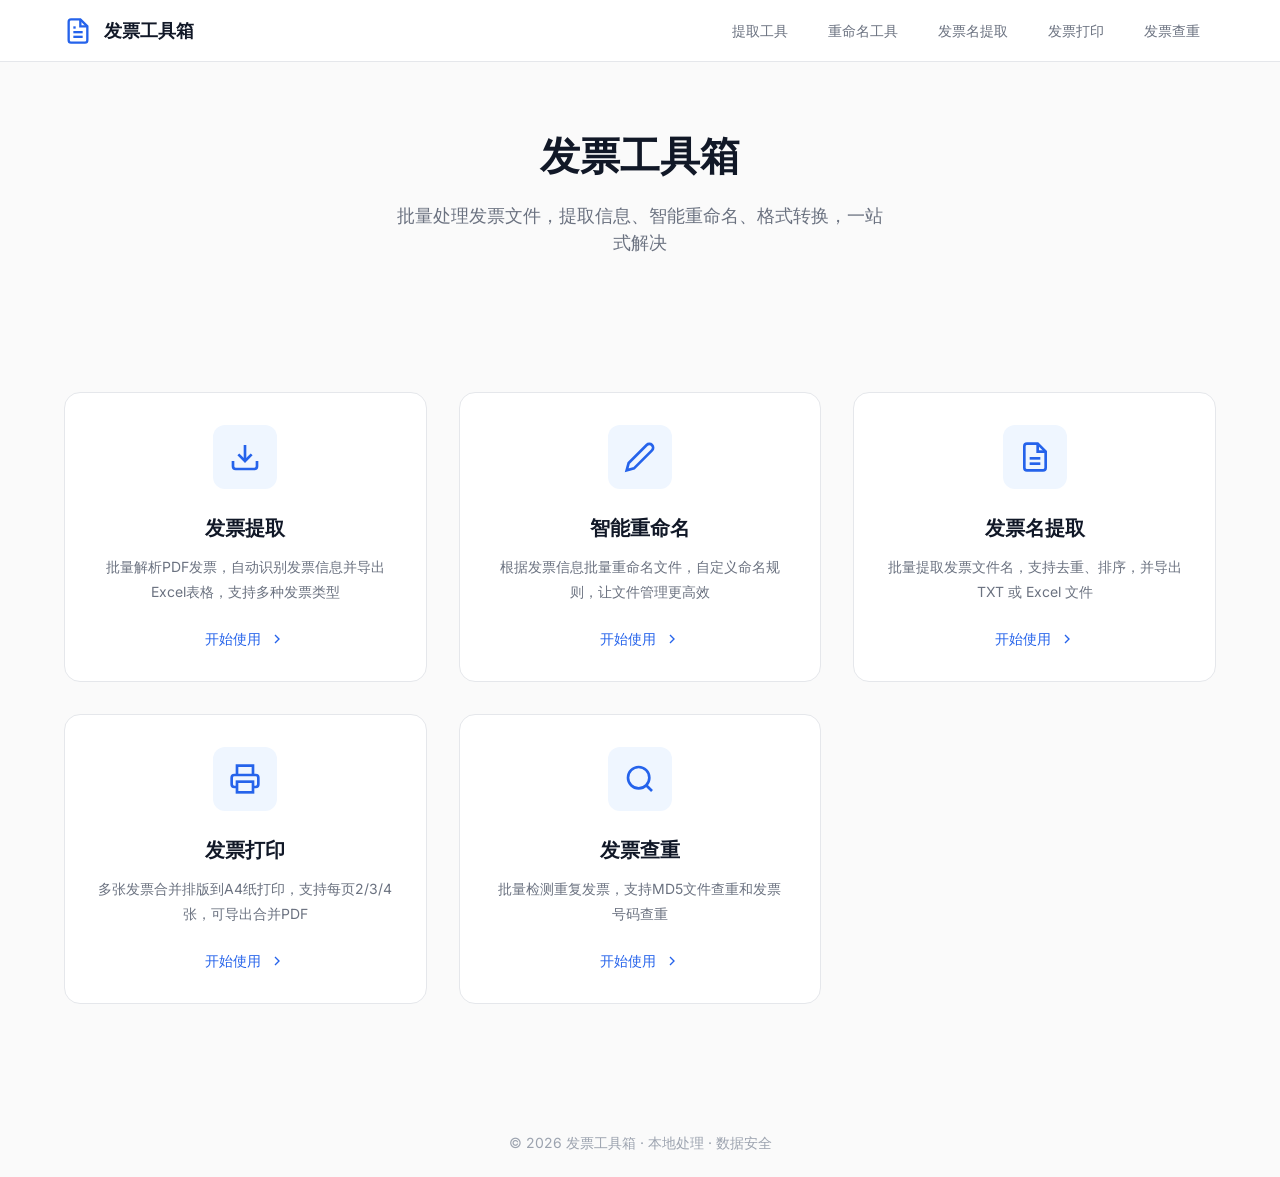
<file: index.html>
<!DOCTYPE html>
<html lang="zh-CN">
<head>
    <meta charset="UTF-8">
    <meta name="viewport" content="width=device-width, initial-scale=1.0">
    <link rel="icon" href="[data-uri]">
    <title>发票工具箱</title>
    <meta name="description" content="发票批量处理工具集：提取、重命名、格式转换">
    
    <!-- Google Fonts -->
    <link rel="preconnect" href="https://fonts.googleapis.com">
    <link rel="preconnect" href="https://fonts.gstatic.com" crossorigin>
    <link href="https://fonts.googleapis.com/css2?family=Inter:wght@400;500;600&display=swap" rel="stylesheet">
    
    <!-- Styles -->
    <link rel="stylesheet" href="static/components/common.css">
    <style>
        /* 首页特定样式 */
        .hero {
            padding: var(--space-16) 0 var(--space-12);
            text-align: center;
        }
        
        .hero-title {
            font-size: 2.5rem;
            font-weight: var(--font-weight-semibold);
            color: var(--color-text-primary);
            margin-bottom: var(--space-4);
        }
        
        .hero-desc {
            font-size: var(--font-size-lg);
            color: var(--color-text-secondary);
            max-width: 500px;
            margin: 0 auto var(--space-12);
        }
        
        .tools-grid {
            display: grid;
            grid-template-columns: repeat(auto-fit, minmax(300px, 1fr));
            gap: var(--space-8);
            padding-bottom: var(--space-16);
        }
        
        .tool-card {
            background-color: var(--color-surface);
            border: 1px solid var(--color-border);
            border-radius: var(--radius-xl);
            padding: var(--space-8);
            text-decoration: none;
            color: inherit;
            transition: all var(--transition-normal);
            display: flex;
            flex-direction: column;
            align-items: center;
            text-align: center;
        }
        
        .tool-card:hover {
            border-color: var(--color-brand);
            box-shadow: var(--shadow-lg);
            transform: translateY(-4px);
        }
        
        .tool-icon {
            width: 64px;
            height: 64px;
            background-color: var(--color-brand-light);
            border-radius: var(--radius-lg);
            display: flex;
            align-items: center;
            justify-content: center;
            margin-bottom: var(--space-6);
            color: var(--color-brand);
            transition: all var(--transition-fast);
        }
        
        .tool-card:hover .tool-icon {
            background-color: var(--color-brand);
            color: white;
        }
        
        .tool-name {
            font-size: var(--font-size-xl);
            font-weight: var(--font-weight-semibold);
            color: var(--color-text-primary);
            margin-bottom: var(--space-3);
        }
        
        .tool-desc {
            font-size: var(--font-size-sm);
            color: var(--color-text-secondary);
            line-height: var(--line-height-relaxed);
            margin-bottom: var(--space-6);
        }
        
        .tool-arrow {
            display: inline-flex;
            align-items: center;
            gap: var(--space-2);
            color: var(--color-brand);
            font-size: var(--font-size-sm);
            font-weight: var(--font-weight-medium);
            margin-top: auto;
        }
        
        .tool-arrow svg {
            transition: transform var(--transition-fast);
        }
        
        .tool-card:hover .tool-arrow svg {
            transform: translateX(4px);
        }
        
        .features {
            background-color: var(--color-surface);
            border-top: 1px solid var(--color-border);
            padding: var(--space-12) 0;
        }
        
        .features-grid {
            display: grid;
            grid-template-columns: repeat(auto-fit, minmax(200px, 1fr));
            gap: var(--space-8);
            text-align: center;
        }
        
        .feature-item {
            padding: var(--space-4);
        }
        
        .feature-icon {
            color: var(--color-brand);
            margin-bottom: var(--space-3);
        }
        
        .feature-title {
            font-size: var(--font-size-base);
            font-weight: var(--font-weight-semibold);
            color: var(--color-text-primary);
            margin-bottom: var(--space-2);
        }
        
        .feature-desc {
            font-size: var(--font-size-sm);
            color: var(--color-text-secondary);
        }
        
        @media (max-width: 768px) {
            .hero-title {
                font-size: 1.75rem;
            }
            
            .hero {
                padding: var(--space-10) 0 var(--space-8);
            }
            
            .tools-grid {
                grid-template-columns: 1fr;
            }
        }
    </style>
</head>
<body>
    <div class="app">
        <!-- 公共 Header -->
        <div id="header-container"></div>
        <script>
            (function() {
                try {
                    const cachedHeader = sessionStorage.getItem('shared-component-cache:components/header.html');
                    const container = document.getElementById('header-container');
                    if (cachedHeader && container) {
                        container.innerHTML = cachedHeader;
                        container.__componentMarkup = cachedHeader;
                        container.__componentInitialized = false;
                    }
                } catch (error) {}
            })();
        </script>

        <!-- Hero Section -->
        <section class="hero">
            <div class="container">
                <h1 class="hero-title" id="homeHeroTitle">发票工具箱</h1>
                <p class="hero-desc" id="homeHeroDesc">批量处理发票文件，提取信息、智能重命名、格式转换，一站式解决</p>
            </div>
        </section>

        <!-- Tools Section -->
        <main class="main">
            <div class="container">
                <div class="tools-grid" id="homeToolsGrid"></div>
            </div>
        </main>


        <!-- 公共 Footer -->
        <div id="footer-container"></div>
    </div>

    <!-- Scripts -->
    <script src="static/components/site-config.js"></script>
    <script src="static/components/components.js"></script>
</body>
</html>
</file>
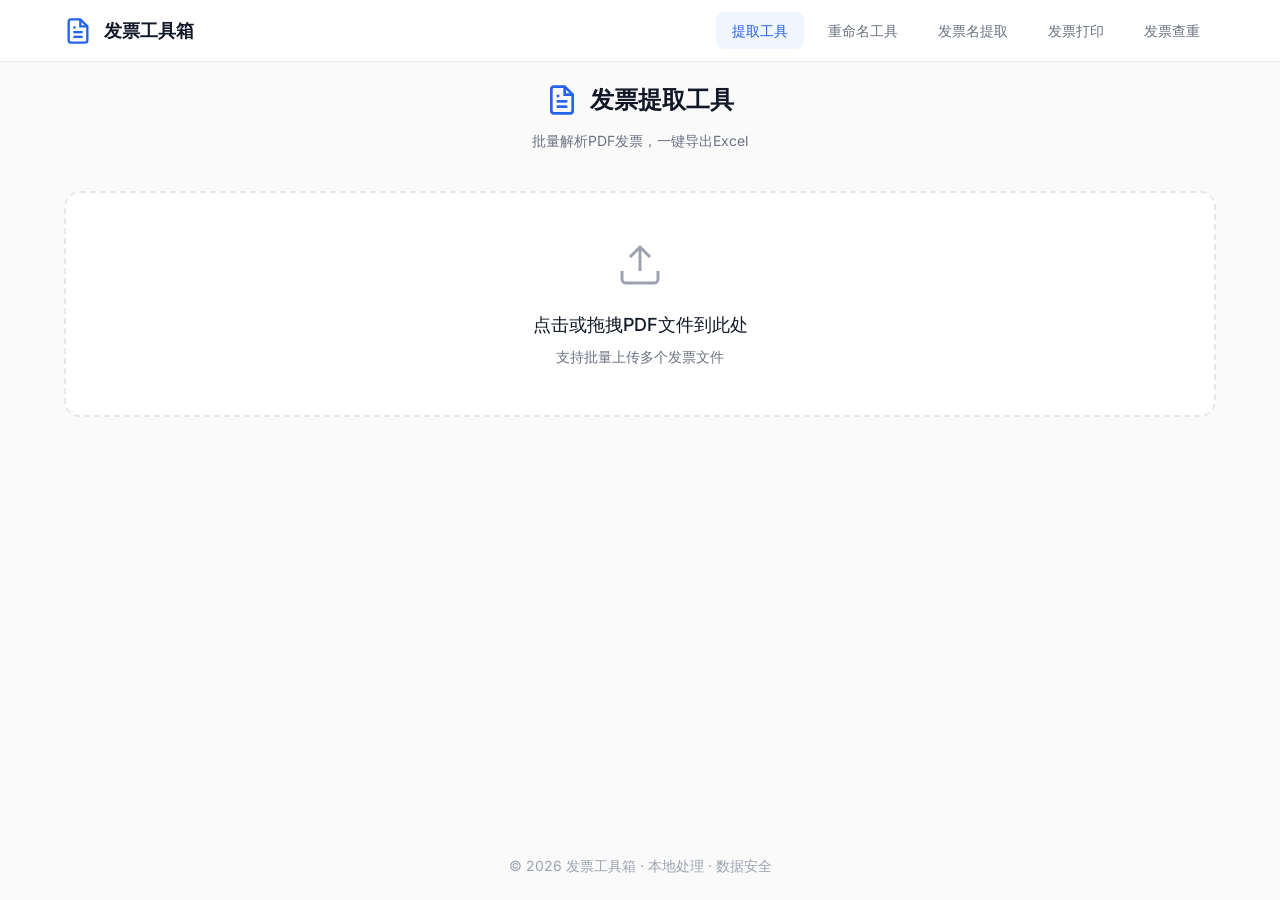
<file: extract/index.html>
<!DOCTYPE html>
<html lang="zh-CN">
<head>
    <meta charset="UTF-8">
    <meta name="viewport" content="width=device-width, initial-scale=1.0">
    <link rel="icon" href="[data-uri]">
    <title>发票批量提取工具</title>
    <meta name="description" content="批量提取PDF发票信息并导出Excel">
    
    <!-- Google Fonts -->
    <link rel="preconnect" href="https://fonts.googleapis.com">
    <link rel="preconnect" href="https://fonts.gstatic.com" crossorigin>
    <link href="https://fonts.googleapis.com/css2?family=Inter:wght@400;500;600&display=swap" rel="stylesheet">
    
    <!-- PDF.js -->
    <script src="https://s4.zstatic.net/ajax/libs/pdf.js/3.11.174/pdf.min.js"></script>
    
    <!-- SheetJS for Excel export -->
    <script src="https://s4.zstatic.net/ajax/libs/xlsx/0.18.5/xlsx.full.min.js"></script>
    
    <!-- Styles -->
    <link rel="stylesheet" href="../static/tools/css/extract.css">
    <link rel="stylesheet" href="../static/components/common.css">
</head>
<body>
    <div class="app">
        <!-- 公共 Header -->
        <div id="header-container"></div>
        <script>
            (function() {
                try {
                    const cachedHeader = sessionStorage.getItem('shared-component-cache:components/header.html');
                    const container = document.getElementById('header-container');
                    if (cachedHeader && container) {
                        container.innerHTML = cachedHeader;
                        container.__componentMarkup = cachedHeader;
                        container.__componentInitialized = false;
                    }
                } catch (error) {}
            })();
        </script>

        <!-- Page Title -->
        <section class="page-title">
            <div class="container">
                <h1 class="page-heading">
                    <svg width="32" height="32" viewBox="0 0 24 24" fill="none" stroke="currentColor" stroke-width="2">
                        <path d="M14 2H6a2 2 0 0 0-2 2v16a2 2 0 0 0 2 2h12a2 2 0 0 0 2-2V8z"></path>
                        <polyline points="14 2 14 8 20 8"></polyline>
                        <line x1="16" y1="13" x2="8" y2="13"></line>
                        <line x1="16" y1="17" x2="8" y2="17"></line>
                        <polyline points="10 9 9 9 8 9"></polyline>
                    </svg>
                    发票提取工具
                </h1>
                <p class="subtitle">批量解析PDF发票，一键导出Excel</p>
            </div>
        </section>

        <!-- Main Content -->
        <main class="main">
            <div class="container">
                <!-- Upload Section -->
                <section class="upload-section" id="uploadSection">
                    <div class="upload-card">
                        <input 
                            type="file" 
                            id="fileInput" 
                            class="file-input" 
                            multiple 
                            accept=".pdf"
                            aria-label="选择PDF文件"
                        >
                        <div class="upload-area" id="uploadArea">
                            <div class="upload-icon">
                                <svg width="48" height="48" viewBox="0 0 24 24" fill="none" stroke="currentColor" stroke-width="1.5">
                                    <path d="M21 15v4a2 2 0 0 1-2 2H5a2 2 0 0 1-2-2v-4"></path>
                                    <polyline points="17 8 12 3 7 8"></polyline>
                                    <line x1="12" y1="3" x2="12" y2="15"></line>
                                </svg>
                            </div>
                            <p class="upload-text">点击或拖拽PDF文件到此处</p>
                            <p class="upload-hint">支持批量上传多个发票文件</p>
                        </div>
                    </div>

                    <!-- Action Buttons (Moved above file list) -->
                    <div class="actions" id="actions" style="display: none;">
                        <button class="btn btn-primary" id="parseBtn">
                            <svg width="18" height="18" viewBox="0 0 24 24" fill="none" stroke="currentColor" stroke-width="2">
                                <polygon points="5 3 19 12 5 21 5 3"></polygon>
                            </svg>
                            开始提取
                        </button>
                    </div>

                    <!-- File List -->
                    <div class="file-list" id="fileList" style="display: none;">
                        <div class="file-list-header">
                            <span class="file-count">已选择 <strong id="fileCount">0</strong> 个文件</span>
                            <button class="btn-text" id="clearFiles">清空</button>
                        </div>
                        <ul class="file-items" id="fileItems"></ul>
                    </div>
                </section>

                <!-- Progress Section -->
                <section class="progress-section" id="progressSection" style="display: none;">
                    <div class="progress-card">
                        <div class="progress-header">
                            <span class="progress-title">正在提取发票信息...</span>
                            <span class="progress-count" id="progressCount">0/0</span>
                        </div>
                        <div class="progress-bar">
                            <div class="progress-fill" id="progressFill"></div>
                        </div>
                        <p class="progress-current" id="progressCurrent"></p>
                    </div>
                </section>

                <!-- Results Section -->
                <section class="results-section" id="resultsSection" style="display: none;">
                    <div class="results-header">
                        <h2 class="results-title">提取结果</h2>
                        <div class="results-actions">
                            <button class="btn btn-secondary" id="reuploadBtn">
                                <svg width="16" height="16" viewBox="0 0 24 24" fill="none" stroke="currentColor" stroke-width="2">
                                    <path d="M21 15v4a2 2 0 0 1-2 2H5a2 2 0 0 1-2-2v-4"></path>
                                    <polyline points="17 8 12 3 7 8"></polyline>
                                    <line x1="12" y1="3" x2="12" y2="15"></line>
                                </svg>
                                重新上传
                            </button>
                            <button class="btn btn-secondary" id="exportCsvBtn">
                                <svg width="16" height="16" viewBox="0 0 24 24" fill="none" stroke="currentColor" stroke-width="2">
                                    <path d="M21 15v4a2 2 0 0 1-2 2H5a2 2 0 0 1-2-2v-4"></path>
                                    <polyline points="7 10 12 15 17 10"></polyline>
                                    <line x1="12" y1="15" x2="12" y2="3"></line>
                                </svg>
                                导出 CSV
                            </button>
                            <button class="btn btn-secondary" id="exportExcelBtn">
                                <svg width="16" height="16" viewBox="0 0 24 24" fill="none" stroke="currentColor" stroke-width="2">
                                    <rect x="3" y="3" width="18" height="18" rx="2" ry="2"></rect>
                                    <line x1="9" y1="3" x2="9" y2="21"></line>
                                </svg>
                                导出 Excel
                            </button>
                        </div>
                    </div>

                    <div class="table-container" style="overflow-x: auto;">
                        <table class="results-table" id="resultsTable" style="min-width: 1200px;">
                            <thead>
                                <tr>
                                    <th>文件名</th>
                                    <th>发票类型</th>
                                    <th>发票号码</th>
                                    <th>开票日期</th>
                                    <th>购买方名称</th>
                                    <th>购买方税号</th>
                                    <th>销售方名称</th>
                                    <th>销售方税号</th>
                                    <th>金额</th>
                                    <th>税额</th>
                                    <th>总额小写</th>
                                    <th>总额大写</th>
                                    <th>备注</th>
                                    <th>开票人</th>
                                    <th>状态</th>
                                </tr>
                            </thead>
                            <tbody id="resultsBody"></tbody>
                        </table>
                    </div>
                </section>

                <!-- Empty State -->
                <section class="empty-state" id="emptyState">
                </section>
            </div>
        </main>

        <!-- 公共 Footer -->
        <div id="footer-container"></div>

        <!-- Toast -->
        <div class="toast" id="toast" role="alert" aria-live="polite">
            <span class="toast-message" id="toastMessage"></span>
        </div>
    </div>

    <!-- Scripts -->
    <script src="../static/tools/js/common.js"></script>
    <script src="../static/components/site-config.js"></script>
    <script src="../static/components/components.js"></script>
    <script src="../static/tools/js/extract.js"></script>
</body>
</html>
</file>
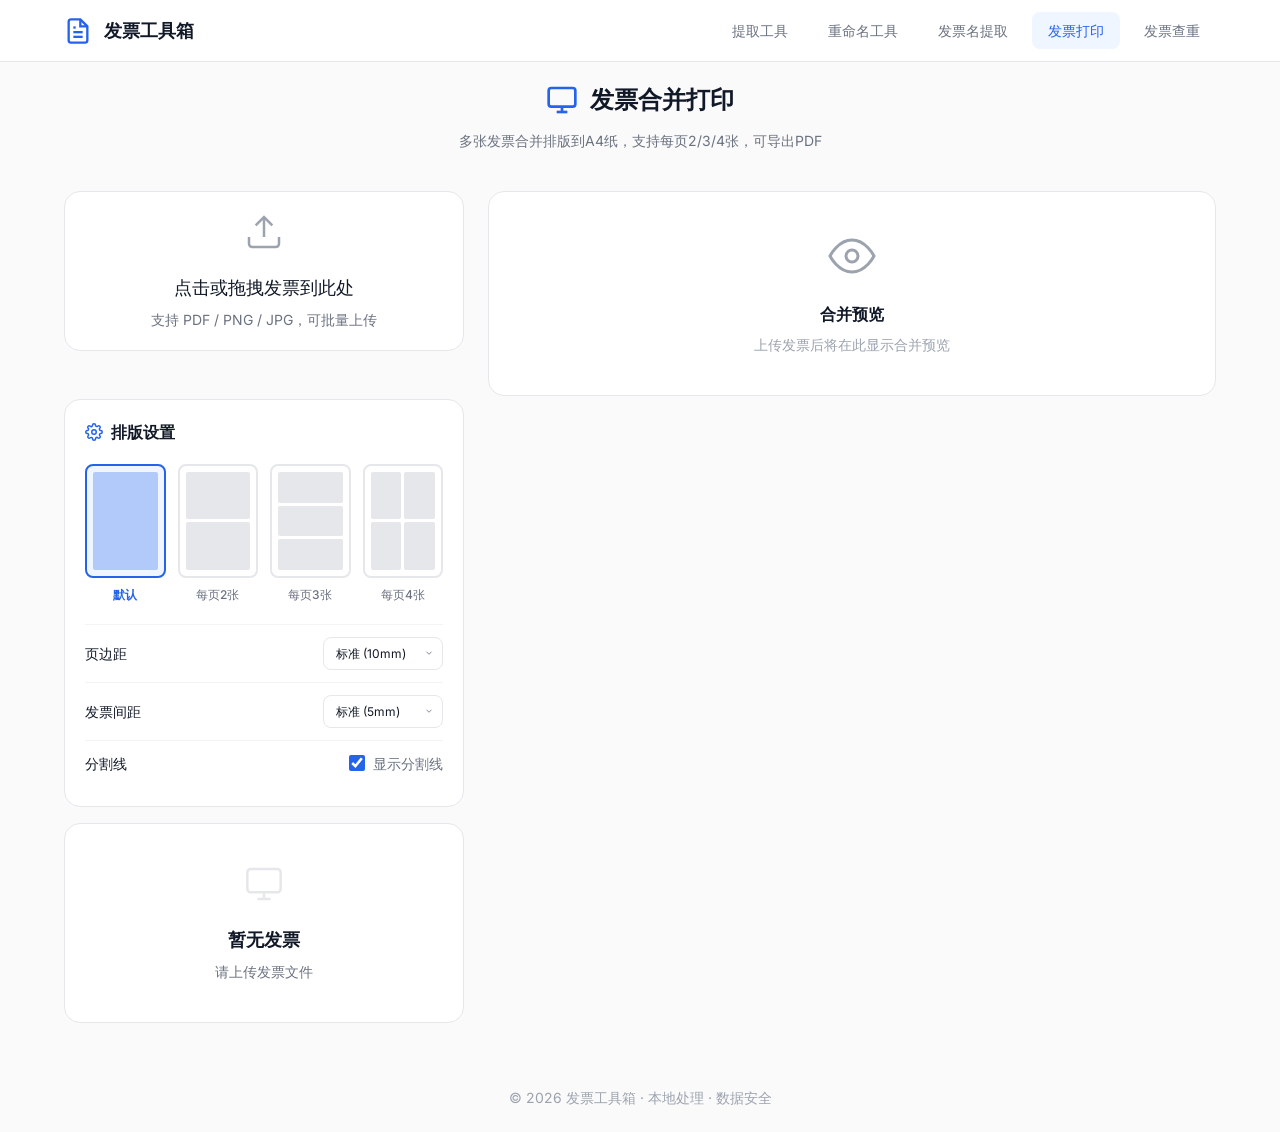
<file: print/index.html>
<!DOCTYPE html>
<html lang="zh-CN">
<head>
    <meta charset="UTF-8">
    <meta name="viewport" content="width=device-width, initial-scale=1.0">
    <link rel="icon" href="[data-uri]">
    <title>发票合并打印</title>
    <meta name="description" content="将多张发票合并排版到A4纸上打印，支持每页2/3/4张，可导出合并后PDF">
    
    <!-- Google Fonts -->
    <link rel="preconnect" href="https://fonts.googleapis.com">
    <link rel="preconnect" href="https://fonts.gstatic.com" crossorigin>
    <link href="https://fonts.googleapis.com/css2?family=Inter:wght@400;500;600&display=swap" rel="stylesheet">
    
    <!-- pdf.js -->
    <script src="https://s4.zstatic.net/ajax/libs/pdf.js/3.11.174/pdf.min.js"></script>
    <!-- jsPDF for PDF export -->
    <script src="https://s4.zstatic.net/ajax/libs/jspdf/2.5.1/jspdf.umd.min.js"></script>
    
    <!-- Styles -->
    <link rel="stylesheet" href="../static/components/common.css">
    <link rel="stylesheet" href="../static/tools/css/print.css">
</head>
<body>
    <div class="app">
        <!-- 公共 Header -->
        <div id="header-container"></div>
        <script>
            (function() {
                try {
                    const cachedHeader = sessionStorage.getItem('shared-component-cache:components/header.html');
                    const container = document.getElementById('header-container');
                    if (cachedHeader && container) {
                        container.innerHTML = cachedHeader;
                        container.__componentMarkup = cachedHeader;
                        container.__componentInitialized = false;
                    }
                } catch (error) {}
            })();
        </script>

        <!-- Page Title -->
        <section class="page-title">
            <div class="container">
                <h1 class="page-heading">
                    <svg width="32" height="32" viewBox="0 0 24 24" fill="none" stroke="currentColor" stroke-width="2">
                        <rect x="2" y="3" width="20" height="14" rx="2" ry="2"></rect>
                        <line x1="8" y1="21" x2="16" y2="21"></line>
                        <line x1="12" y1="17" x2="12" y2="21"></line>
                    </svg>
                    发票合并打印
                </h1>
                <p class="subtitle">多张发票合并排版到A4纸，支持每页2/3/4张，可导出PDF</p>
            </div>
        </section>

        <!-- Main Content -->
        <main class="main">
            <div class="container">
                <div class="main-layout">
                    <!-- Left Panel: Upload + Settings + File List -->
                    <div class="left-panel">
                        <!-- Upload Section -->
                        <section class="upload-section">
                            <div class="upload-card">
                                <input type="file" id="fileInput" class="file-input" multiple accept=".pdf,.png,.jpg,.jpeg" aria-label="选择发票文件">
                                <div class="upload-area" id="uploadArea">
                                    <div class="upload-icon">
                                        <svg width="40" height="40" viewBox="0 0 24 24" fill="none" stroke="currentColor" stroke-width="1.5">
                                            <path d="M21 15v4a2 2 0 0 1-2 2H5a2 2 0 0 1-2-2v-4"></path>
                                            <polyline points="17 8 12 3 7 8"></polyline>
                                            <line x1="12" y1="3" x2="12" y2="15"></line>
                                        </svg>
                                    </div>
                                    <p class="upload-text">点击或拖拽发票到此处</p>
                                    <p class="upload-hint">支持 PDF / PNG / JPG，可批量上传</p>
                                </div>
                            </div>
                        </section>

                        <!-- Layout Settings -->
                        <section class="settings-card">
                            <h3 class="settings-title">
                                <svg width="18" height="18" viewBox="0 0 24 24" fill="none" stroke="currentColor" stroke-width="2">
                                    <circle cx="12" cy="12" r="3"></circle>
                                    <path d="M19.4 15a1.65 1.65 0 0 0 .33 1.82l.06.06a2 2 0 0 1 0 2.83 2 2 0 0 1-2.83 0l-.06-.06a1.65 1.65 0 0 0-1.82-.33 1.65 1.65 0 0 0-1 1.51V21a2 2 0 0 1-2 2 2 2 0 0 1-2-2v-.09A1.65 1.65 0 0 0 9 19.4a1.65 1.65 0 0 0-1.82.33l-.06.06a2 2 0 0 1-2.83 0 2 2 0 0 1 0-2.83l.06-.06a1.65 1.65 0 0 0 .33-1.82 1.65 1.65 0 0 0-1.51-1H3a2 2 0 0 1-2-2 2 2 0 0 1 2-2h.09A1.65 1.65 0 0 0 4.6 9a1.65 1.65 0 0 0-.33-1.82l-.06-.06a2 2 0 0 1 0-2.83 2 2 0 0 1 2.83 0l.06.06a1.65 1.65 0 0 0 1.82.33H9a1.65 1.65 0 0 0 1-1.51V3a2 2 0 0 1 2-2 2 2 0 0 1 2 2v.09a1.65 1.65 0 0 0 1 1.51 1.65 1.65 0 0 0 1.82-.33l.06-.06a2 2 0 0 1 2.83 0 2 2 0 0 1 0 2.83l-.06.06a1.65 1.65 0 0 0-.33 1.82V9a1.65 1.65 0 0 0 1.51 1H21a2 2 0 0 1 2 2 2 2 0 0 1-2 2h-.09a1.65 1.65 0 0 0-1.51 1z"></path>
                                </svg>
                                排版设置
                            </h3>

                            <!-- Layout Options: 1/2/3/4 per page -->
                            <div class="layout-options">
                                <label class="layout-option">
                                    <input type="radio" name="perPage" value="1" class="layout-radio" checked>
                                    <div class="layout-preview">
                                        <div class="layout-box layout-box-single"><div class="layout-cell"></div></div>
                                    </div>
                                    <span class="layout-label">默认</span>
                                </label>
                                <label class="layout-option">
                                    <input type="radio" name="perPage" value="2" class="layout-radio">
                                    <div class="layout-preview">
                                        <div class="layout-box"><div class="layout-cell"></div><div class="layout-cell"></div></div>
                                    </div>
                                    <span class="layout-label">每页2张</span>
                                </label>
                                <label class="layout-option">
                                    <input type="radio" name="perPage" value="3" class="layout-radio">
                                    <div class="layout-preview">
                                        <div class="layout-box"><div class="layout-cell"></div><div class="layout-cell"></div><div class="layout-cell"></div></div>
                                    </div>
                                    <span class="layout-label">每页3张</span>
                                </label>
                                <label class="layout-option">
                                    <input type="radio" name="perPage" value="4" class="layout-radio">
                                    <div class="layout-preview">
                                        <div class="layout-box layout-box-2x2"><div class="layout-cell"></div><div class="layout-cell"></div><div class="layout-cell"></div><div class="layout-cell"></div></div>
                                    </div>
                                    <span class="layout-label">每页4张</span>
                                </label>
                            </div>

                            <!-- Margin -->
                            <div class="setting-row">
                                <label class="setting-label">页边距</label>
                                <select id="marginSize" class="form-select">
                                    <option value="none">无边距</option>
                                    <option value="small">窄 (5mm)</option>
                                    <option value="normal" selected>标准 (10mm)</option>
                                    <option value="large">宽 (20mm)</option>
                                </select>
                            </div>

                            <!-- Gap between invoices -->
                            <div class="setting-row">
                                <label class="setting-label">发票间距</label>
                                <select id="gapSize" class="form-select">
                                    <option value="none">无间距</option>
                                    <option value="small">小 (3mm)</option>
                                    <option value="normal" selected>标准 (5mm)</option>
                                    <option value="large">大 (10mm)</option>
                                </select>
                            </div>

                            <!-- Divider -->
                            <div class="setting-row">
                                <label class="setting-label">分割线</label>
                                <label class="toggle-label">
                                    <input type="checkbox" id="showDivider" checked>
                                    <span>显示分割线</span>
                                </label>
                            </div>
                        </section>

                        <!-- File List -->
                        <section class="file-list-section" id="fileListSection" style="display: none;">
                            <div class="file-list-header">
                                <h3 class="section-title">
                                    <svg width="16" height="16" viewBox="0 0 24 24" fill="none" stroke="currentColor" stroke-width="2">
                                        <path d="M13 2H6a2 2 0 0 0-2 2v16a2 2 0 0 0 2 2h12a2 2 0 0 0 2-2V9z"></path>
                                        <polyline points="13 2 13 9 20 9"></polyline>
                                    </svg>
                                    发票列表
                                    <span class="file-count" id="fileCount">0</span>
                                </h3>
                                <button class="btn btn-text" id="clearBtn">
                                    <svg width="14" height="14" viewBox="0 0 24 24" fill="none" stroke="currentColor" stroke-width="2">
                                        <polyline points="3 6 5 6 21 6"></polyline>
                                        <path d="M19 6v14a2 2 0 0 1-2 2H7a2 2 0 0 1-2-2V6m3 0V4a2 2 0 0 1 2-2h4a2 2 0 0 1 2 2v2"></path>
                                    </svg>
                                    清空
                                </button>
                            </div>
                            <ul class="file-items" id="fileItems"></ul>
                        </section>

                        <!-- Empty State -->
                        <section class="empty-state" id="emptyState">
                            <div class="empty-icon">
                                <svg width="48" height="48" viewBox="0 0 24 24" fill="none" stroke="currentColor" stroke-width="1.5">
                                    <rect x="2" y="3" width="20" height="14" rx="2" ry="2"></rect>
                                    <line x1="8" y1="21" x2="16" y2="21"></line>
                                    <line x1="12" y1="17" x2="12" y2="21"></line>
                                </svg>
                            </div>
                            <h3 class="empty-title">暂无发票</h3>
                            <p class="empty-desc">请上传发票文件</p>
                        </section>
                    </div>

                    <!-- Right Panel: Preview + Actions -->
                    <div class="right-panel">
                        <!-- Preview Section -->
                        <section class="preview-card" id="previewCard" style="display: none;">
                            <div class="preview-card-header">
                                <h3 class="settings-title">
                                    <svg width="18" height="18" viewBox="0 0 24 24" fill="none" stroke="currentColor" stroke-width="2">
                                        <path d="M1 12s4-8 11-8 11 8 11 8-4 8-11 8-11-8-11-8z"></path>
                                        <circle cx="12" cy="12" r="3"></circle>
                                    </svg>
                                    合并预览
                                </h3>
                                <div class="preview-nav-btns">
                                    <button class="btn btn-icon-sm" id="prevPageBtn" disabled>
                                        <svg width="14" height="14" viewBox="0 0 24 24" fill="none" stroke="currentColor" stroke-width="2"><polyline points="15 18 9 12 15 6"></polyline></svg>
                                    </button>
                                    <span class="page-info" id="pageInfo">1 / 1</span>
                                    <button class="btn btn-icon-sm" id="nextPageBtn" disabled>
                                        <svg width="14" height="14" viewBox="0 0 24 24" fill="none" stroke="currentColor" stroke-width="2"><polyline points="9 18 15 12 9 6"></polyline></svg>
                                    </button>
                                </div>
                            </div>
                            <div class="preview-canvas-area" id="previewCanvasArea">
                                <canvas id="previewCanvas"></canvas>
                            </div>
                            <div class="preview-stats" id="previewStats"></div>
                        </section>

                        <!-- Action Buttons -->
                        <section class="action-buttons" id="actionButtons" style="display: none;">
                            <button class="btn btn-primary btn-block" id="exportPdfBtn">
                                <svg width="18" height="18" viewBox="0 0 24 24" fill="none" stroke="currentColor" stroke-width="2">
                                    <path d="M21 15v4a2 2 0 0 1-2 2H5a2 2 0 0 1-2-2v-4"></path>
                                    <polyline points="7 10 12 15 17 10"></polyline>
                                    <line x1="12" y1="15" x2="12" y2="3"></line>
                                </svg>
                                导出合并PDF
                            </button>
                            <button class="btn btn-success btn-block" id="printBtn">
                                <svg width="18" height="18" viewBox="0 0 24 24" fill="none" stroke="currentColor" stroke-width="2">
                                    <polyline points="6 9 6 2 18 2 18 9"></polyline>
                                    <path d="M6 18H4a2 2 0 0 1-2-2v-5a2 2 0 0 1 2-2h16a2 2 0 0 1 2 2v5a2 2 0 0 1-2 2h-2"></path>
                                    <rect x="6" y="14" width="12" height="8"></rect>
                                </svg>
                                打印
                            </button>
                        </section>

                        <!-- Empty Preview State -->
                        <section class="preview-empty-state" id="previewEmptyState">
                            <div class="empty-icon">
                                <svg width="48" height="48" viewBox="0 0 24 24" fill="none" stroke="currentColor" stroke-width="1.5">
                                    <path d="M1 12s4-8 11-8 11 8 11 8-4 8-11 8-11-8-11-8z"></path>
                                    <circle cx="12" cy="12" r="3"></circle>
                                </svg>
                            </div>
                            <h3 class="empty-title">合并预览</h3>
                            <p class="empty-desc">上传发票后将在此显示合并预览</p>
                        </section>
                    </div>
                </div>
            </div>
        </main>

        <!-- 公共 Footer -->
        <div id="footer-container"></div>

        <!-- Toast -->
        <div class="toast" id="toast" role="alert" aria-live="polite">
            <span class="toast-message" id="toastMessage"></span>
        </div>
    </div>

    <!-- Hidden print container -->
    <div id="printContainer" style="display: none;"></div>

    <!-- Scripts -->
    <script src="../static/tools/js/common.js"></script>
    <script src="../static/components/site-config.js"></script>
    <script src="../static/components/components.js"></script>
    <script src="../static/tools/js/print.js"></script>
</body>
</html>
</file>
<file: static/components/common.css>
/* ============================================
   公共基础样式 - 变量、Reset、布局、组件
   ============================================ */

/* CSS Variables */
:root {
    /* Colors - Clean White Palette */
    --color-bg: #fafafa;
    --color-surface: #ffffff;
    --color-border: #e5e7eb;
    --color-border-light: #f3f4f6;
    
    --color-text-primary: #111827;
    --color-text-secondary: #6b7280;
    --color-text-tertiary: #9ca3af;
    
    --color-brand: #2563eb;
    --color-brand-hover: #1d4ed8;
    --color-brand-light: #eff6ff;
    
    --color-success: #10b981;
    --color-success-bg: #ecfdf5;
    --color-error: #ef4444;
    --color-error-bg: #fef2f2;
    --color-warning: #f59e0b;
    
    /* Typography */
    --font-family: 'Inter', -apple-system, BlinkMacSystemFont, 'Segoe UI', Roboto, sans-serif;
    --font-size-xs: 0.75rem;
    --font-size-sm: 0.875rem;
    --font-size-base: 1rem;
    --font-size-lg: 1.125rem;
    --font-size-xl: 1.25rem;
    --font-size-2xl: 1.5rem;
    
    --font-weight-normal: 400;
    --font-weight-medium: 500;
    --font-weight-semibold: 600;
    
    --line-height-tight: 1.25;
    --line-height-normal: 1.5;
    --line-height-relaxed: 1.75;
    
    /* Spacing */
    --space-1: 0.25rem;
    --space-2: 0.5rem;
    --space-3: 0.75rem;
    --space-4: 1rem;
    --space-5: 1.25rem;
    --space-6: 1.5rem;
    --space-8: 2rem;
    --space-10: 2.5rem;
    --space-12: 3rem;
    --space-16: 4rem;
    
    /* Border Radius */
    --radius-sm: 0.375rem;
    --radius-md: 0.5rem;
    --radius-lg: 0.75rem;
    --radius-xl: 1rem;
    
    /* Shadows */
    --shadow-sm: 0 1px 2px 0 rgba(0, 0, 0, 0.05);
    --shadow-md: 0 4px 6px -1px rgba(0, 0, 0, 0.1), 0 2px 4px -1px rgba(0, 0, 0, 0.06);
    --shadow-lg: 0 10px 15px -3px rgba(0, 0, 0, 0.1), 0 4px 6px -2px rgba(0, 0, 0, 0.05);
    
    /* Transitions */
    --transition-fast: 150ms ease;
    --transition-normal: 200ms ease;
    --transition-slow: 300ms ease;
}

/* Reset & Base */
*, *::before, *::after {
    box-sizing: border-box;
    margin: 0;
    padding: 0;
}

html {
    font-size: 16px;
    -webkit-font-smoothing: antialiased;
    -moz-osx-font-smoothing: grayscale;
    overflow-y: scroll;
}

body {
    font-family: var(--font-family);
    font-size: var(--font-size-base);
    line-height: var(--line-height-normal);
    color: var(--color-text-primary);
    background-color: var(--color-bg);
    min-height: 100vh;
}

/* Layout */
.app {
    min-height: 100vh;
    display: flex;
    flex-direction: column;
}

.container {
    width: 100%;
    max-width: 1200px;
    margin: 0 auto;
    padding: 0 var(--space-6);
}

/* Header */
.header {
    background-color: var(--color-surface);
    border-bottom: 1px solid var(--color-border);
    padding: var(--space-3) 0;
}

.header-content {
    text-align: center;
}

.logo {
    display: inline-flex;
    align-items: center;
    gap: var(--space-3);
    font-size: var(--font-size-xl);
    font-weight: var(--font-weight-semibold);
    color: var(--color-text-primary);
}

.logo svg {
    color: var(--color-brand);
}

.subtitle {
    margin-top: var(--space-2);
    font-size: var(--font-size-sm);
    color: var(--color-text-secondary);
}

/* Page Title */
.page-title {
    padding-top: 20px;
    text-align: center;
}

.page-heading {
    display: inline-flex;
    align-items: center;
    justify-content: center;
    gap: var(--space-3);
    font-size: var(--font-size-2xl);
    font-weight: var(--font-weight-semibold);
    color: var(--color-text-primary);
}

.page-heading svg {
    color: var(--color-brand);
}

/* Main */
.main {
    flex: 1;
    padding: var(--space-10) 0;
}

/* Section Titles */
.section-title {
    font-size: var(--font-size-lg);
    font-weight: var(--font-weight-semibold);
    color: var(--color-text-primary);
    margin-bottom: var(--space-4);
    display: flex;
    align-items: center;
    gap: var(--space-2);
}

/* Upload Section */
.upload-section {
    margin-bottom: var(--space-8);
}

.upload-card {
    background-color: var(--color-surface);
    border: 2px dashed var(--color-border);
    border-radius: var(--radius-xl);
    padding: var(--space-12) var(--space-8);
    text-align: center;
    transition: all var(--transition-normal);
    cursor: pointer;
}

.upload-card:hover {
    border-color: var(--color-brand);
    background-color: var(--color-brand-light);
}

.upload-card.dragover,
.upload-area.dragover {
    border-color: var(--color-brand);
    background-color: var(--color-brand-light);
    transform: scale(1.01);
}

.file-input {
    display: none;
}

.upload-icon {
    color: var(--color-text-tertiary);
    margin-bottom: var(--space-4);
}

.upload-card:hover .upload-icon {
    color: var(--color-brand);
}

.upload-text {
    font-size: var(--font-size-lg);
    font-weight: var(--font-weight-medium);
    color: var(--color-text-primary);
    margin-bottom: var(--space-2);
}

.upload-hint {
    font-size: var(--font-size-sm);
    color: var(--color-text-secondary);
}

/* File List */
.file-list {
    margin-top: var(--space-6);
    background-color: var(--color-surface);
    border: 1px solid var(--color-border);
    border-radius: var(--radius-lg);
    padding: var(--space-5);
}

.file-list-header {
    display: flex;
    justify-content: space-between;
    align-items: center;
    margin-bottom: var(--space-4);
    padding-bottom: var(--space-4);
    border-bottom: 1px solid var(--color-border-light);
}

.file-count {
    font-size: var(--font-size-sm);
    color: var(--color-text-secondary);
}

.file-count strong {
    color: var(--color-text-primary);
    font-weight: var(--font-weight-semibold);
}

.file-items {
    list-style: none;
    max-height: 300px;
    overflow-y: auto;
}

.file-item {
    display: flex;
    align-items: center;
    justify-content: space-between;
    padding: var(--space-3) var(--space-4);
    border-radius: var(--radius-md);
    transition: background-color var(--transition-fast);
}

.file-item:hover {
    background-color: var(--color-border-light);
}

.file-item-info {
    display: flex;
    align-items: center;
    gap: var(--space-3);
    overflow: hidden;
}

.file-icon {
    flex-shrink: 0;
    color: var(--color-error);
}

.file-name {
    font-size: var(--font-size-sm);
    color: var(--color-text-primary);
    white-space: nowrap;
    overflow: hidden;
    text-overflow: ellipsis;
}

.file-status {
    font-size: var(--font-size-xs);
    font-weight: var(--font-weight-medium);
    padding: var(--space-1) var(--space-2);
    border-radius: var(--radius-sm);
    margin-right: var(--space-2);
}

.file-status.pending {
    background-color: var(--color-border-light);
    color: var(--color-text-secondary);
}

.file-status.processing {
    background-color: #fff8e1;
    color: var(--color-warning);
}

.file-status.success {
    background-color: var(--color-success-bg);
    color: var(--color-success);
}

.file-status.error {
    background-color: var(--color-error-bg);
    color: var(--color-error);
}

.file-remove {
    background: none;
    border: none;
    color: var(--color-text-tertiary);
    cursor: pointer;
    padding: var(--space-1);
    border-radius: var(--radius-sm);
    transition: all var(--transition-fast);
}

.file-remove:hover {
    color: var(--color-error);
    background-color: var(--color-error-bg);
}

/* Actions */
.actions {
    margin-top: var(--space-6);
    display: flex;
    justify-content: center;
    gap: var(--space-3);
}

/* Buttons */
.btn {
    display: inline-flex;
    align-items: center;
    justify-content: center;
    gap: var(--space-2);
    padding: var(--space-3) var(--space-6);
    font-family: inherit;
    font-size: var(--font-size-sm);
    font-weight: var(--font-weight-medium);
    line-height: var(--line-height-tight);
    border: none;
    border-radius: var(--radius-md);
    cursor: pointer;
    transition: all var(--transition-fast);
}

.btn:focus-visible {
    outline: 2px solid var(--color-brand);
    outline-offset: 2px;
}

.btn:disabled {
    opacity: 0.5;
    cursor: not-allowed;
}

.btn-primary {
    background-color: var(--color-brand);
    color: white;
    box-shadow: var(--shadow-sm);
}

.btn-primary:hover:not(:disabled) {
    background-color: var(--color-brand-hover);
    box-shadow: var(--shadow-md);
}

.btn-secondary {
    background-color: var(--color-surface);
    color: var(--color-text-primary);
    border: 1px solid var(--color-border);
}

.btn-secondary:hover:not(:disabled) {
    background-color: var(--color-border-light);
    border-color: var(--color-text-tertiary);
}

.btn-success {
    background-color: var(--color-success);
    color: white;
    box-shadow: var(--shadow-sm);
}

.btn-success:hover:not(:disabled) {
    background-color: #699ef5;
    box-shadow: var(--shadow-md);
}

.btn-text {
    background: none;
    border: none;
    color: var(--color-brand);
    font-size: var(--font-size-sm);
    font-weight: var(--font-weight-medium);
    cursor: pointer;
    padding: var(--space-1) var(--space-2);
    border-radius: var(--radius-sm);
    transition: all var(--transition-fast);
}

.btn-text:hover {
    background-color: var(--color-brand-light);
}

/* Results Section */
.results-section {
    animation: fadeIn var(--transition-slow);
}

@keyframes fadeIn {
    from {
        opacity: 0;
        transform: translateY(10px);
    }
    to {
        opacity: 1;
        transform: translateY(0);
    }
}

.results-header {
    display: flex;
    justify-content: space-between;
    align-items: center;
    margin-bottom: var(--space-6);
    flex-wrap: wrap;
    gap: var(--space-4);
}

.results-title {
    font-size: var(--font-size-xl);
    font-weight: var(--font-weight-semibold);
    color: var(--color-text-primary);
}

.results-actions {
    display: flex;
    gap: var(--space-3);
}

/* Table */
.table-container {
    background-color: var(--color-surface);
    border: 1px solid var(--color-border);
    border-radius: var(--radius-lg);
    overflow: hidden;
    overflow-x: auto;
}

.results-table {
    width: 100%;
    border-collapse: collapse;
    font-size: var(--font-size-sm);
}

.results-table th,
.results-table td {
    padding: var(--space-4);
    text-align: left;
    border-bottom: 1px solid var(--color-border-light);
}

.results-table th {
    background-color: var(--color-bg);
    font-weight: var(--font-weight-medium);
    color: var(--color-text-secondary);
    font-size: var(--font-size-xs);
    text-transform: uppercase;
    letter-spacing: 0.05em;
    white-space: nowrap;
}

.results-table tbody tr:hover {
    background-color: var(--color-bg);
}

.results-table tbody tr:last-child td {
    border-bottom: none;
}

.old-name {
    color: var(--color-text-tertiary);
    text-decoration: line-through;
    max-width: 300px;
    overflow: hidden;
    text-overflow: ellipsis;
    white-space: nowrap;
}

.new-name {
    color: var(--color-brand);
    font-weight: var(--font-weight-medium);
    max-width: 400px;
    overflow: hidden;
    text-overflow: ellipsis;
    white-space: nowrap;
}

/* Animation */
@keyframes spin {
    from {
        transform: rotate(0deg);
    }
    to {
        transform: rotate(360deg);
    }
}

/* Icon Buttons */
.btn-icon {
    display: inline-flex;
    align-items: center;
    justify-content: center;
    width: 32px;
    height: 32px;
    border: none;
    background: transparent;
    color: var(--color-text-secondary);
    cursor: pointer;
    border-radius: var(--radius-sm);
    transition: all var(--transition-fast);
    margin: 0 var(--space-1);
}

.btn-icon:hover {
    background-color: var(--color-border-light);
}

.btn-icon.download-single {
    color: var(--color-success);
}

.btn-icon.download-single:hover {
    background-color: var(--color-success-bg);
}

.btn-icon.delete-single {
    color: var(--color-error);
}

.btn-icon.delete-single:hover {
    background-color: var(--color-error-bg);
}

/* Status Badges */
.status {
    display: inline-flex;
    align-items: center;
    gap: var(--space-1);
    padding: var(--space-1) var(--space-2);
    font-size: var(--font-size-xs);
    font-weight: var(--font-weight-medium);
    border-radius: var(--radius-sm);
}

.status-success {
    background-color: var(--color-success-bg);
    color: var(--color-success);
}

.status-error {
    background-color: var(--color-error-bg);
    color: var(--color-error);
}

/* Empty State */
.empty-state {
    text-align: center;
    padding: var(--space-16) var(--space-8);
}

.empty-icon {
    color: var(--color-border);
    margin-bottom: var(--space-4);
}

.empty-title {
    font-size: var(--font-size-lg);
    font-weight: var(--font-weight-semibold);
    color: var(--color-text-primary);
    margin-bottom: var(--space-2);
}

.empty-desc {
    font-size: var(--font-size-sm);
    color: var(--color-text-secondary);
    max-width: 400px;
    margin: 0 auto;
}

/* Footer */
.footer {
    background-color: var(--color-surface);
    border-top: 1px solid var(--color-border);
    padding: var(--space-6) 0;
    text-align: center;
}

.footer p {
    font-size: var(--font-size-sm);
    color: var(--color-text-tertiary);
}

/* Toast */
.toast {
    position: fixed;
    bottom: var(--space-6);
    left: 50%;
    transform: translateX(-50%) translateY(100px);
    background-color: var(--color-text-primary);
    color: white;
    padding: var(--space-3) var(--space-6);
    border-radius: var(--radius-md);
    font-size: var(--font-size-sm);
    box-shadow: var(--shadow-lg);
    opacity: 0;
    transition: all var(--transition-normal);
    z-index: 1000;
}

.toast.show {
    transform: translateX(-50%) translateY(0);
    opacity: 1;
}

.toast.success {
    background-color: var(--color-success);
}

.toast.error {
    background-color: var(--color-error);
}

/* Privacy Notice */
.privacy-notice {
    background-color: var(--color-success-bg);
    border: 1px solid #a7f3d0;
    border-radius: var(--radius-lg);
    padding: var(--space-4) var(--space-5);
    margin-bottom: var(--space-8);
    display: flex;
    align-items: center;
    gap: var(--space-3);
    font-size: var(--font-size-sm);
    color: #065f46;
}

.privacy-notice svg {
    flex-shrink: 0;
    color: var(--color-success);
}

/* Responsive */
@media (max-width: 768px) {
    .container {
        padding: 0 var(--space-4);
    }
    
    .main {
        padding: var(--space-6) 0;
    }
    
    .upload-card {
        padding: var(--space-8) var(--space-4);
    }
    
    .results-header {
        flex-direction: column;
        align-items: flex-start;
    }
    
    .results-actions {
        width: 100%;
    }
    
    .results-actions .btn {
        flex: 1;
    }
    
    .results-table {
        font-size: var(--font-size-xs);
    }
    
    .results-table th,
    .results-table td {
        padding: var(--space-3);
    }
    
    .actions {
        flex-direction: column;
    }
    
    .actions .btn {
        width: 100%;
    }
}

/* Utility Classes */
.sr-only {
    position: absolute;
    width: 1px;
    height: 1px;
    padding: 0;
    margin: -1px;
    overflow: hidden;
    clip: rect(0, 0, 0, 0);
    white-space: nowrap;
    border: 0;
}

.hidden {
    display: none !important;
}

/* ============================================
   公共组件样式 - Header & Footer
   ============================================ */

/* 导航栏样式 */
.navbar {
    display: flex !important;
    align-items: center !important;
    justify-content: space-between !important;
    gap: var(--space-8) !important;
}

.logo {
    display: inline-flex !important;
    align-items: center !important;
    gap: var(--space-3) !important;
    font-size: var(--font-size-lg) !important;
    font-weight: var(--font-weight-semibold) !important;
    color: var(--color-text-primary) !important;
    text-decoration: none !important;
    transition: color var(--transition-fast) !important;
    outline: none !important;
}

.logo:hover {
    color: var(--color-brand) !important;
}

.logo svg {
    flex-shrink: 0 !important;
    color: var(--color-brand) !important;
}

.nav-menu {
    display: flex !important;
    align-items: center !important;
    gap: var(--space-2) !important;
    list-style: none !important;
    margin: 0 !important;
    padding: 0 !important;
}

.nav-link {
    display: inline-flex !important;
    align-items: center !important;
    justify-content: center !important;
    gap: var(--space-2) !important;
    padding: var(--space-2) var(--space-4) !important;
    font-size: var(--font-size-sm) !important;
    font-weight: var(--font-weight-medium) !important;
    color: var(--color-text-secondary) !important;
    text-decoration: none !important;
    border-radius: var(--radius-md) !important;
    transition: all var(--transition-fast) !important;
}

.nav-link:hover {
    color: var(--color-text-primary) !important;
    background-color: var(--color-border-light) !important;
}

.nav-link.active {
    color: var(--color-brand) !important;
    background-color: var(--color-brand-light) !important;
}

.header.is-transitioning .logo,
.header.is-transitioning .nav-link {
    pointer-events: none !important;
}

.header.is-transitioning .logo:not(.is-loading),
.header.is-transitioning .nav-link:not(.is-loading) {
    opacity: 0.55;
}

.logo.is-loading,
.nav-link.is-loading {
    color: var(--color-brand) !important;
}

.logo.is-loading::after,
.nav-link.is-loading::after {
    content: '';
    width: 14px;
    height: 14px;
    border: 2px solid currentColor;
    border-right-color: transparent;
    border-radius: 999px;
    flex-shrink: 0;
    animation: nav-loading-spin 0.7s linear infinite;
}

@keyframes nav-loading-spin {
    from {
        transform: rotate(0deg);
    }
    to {
        transform: rotate(360deg);
    }
}

/* 简洁页脚样式 */
.footer-simple {
    padding: var(--space-6) 0 !important;
    text-align: center !important;
}

.footer-simple p {
    font-size: var(--font-size-sm) !important;
    color: var(--color-text-tertiary) !important;
    margin: 0 !important;
}

/* 响应式适配 */
@media (max-width: 640px) {
    .navbar {
        flex-direction: column !important;
        gap: var(--space-4) !important;
    }

    .nav-menu {
        width: 100% !important;
        justify-content: center !important;
    }
}
</file>
<file: static/tools/css/extract.css>
/* ============================================
   Extract 页面特有样式
   公共样式请参见 common.css
   ============================================ */

/* Header 紧凑样式 */
.header {
    padding: var(--space-3) 0;
}

/* Actions（覆盖公共样式，extract 不需要 flex 布局） */
.actions {
    display: block;
    text-align: center;
}

/* Progress Section */
.progress-section {
    margin-bottom: var(--space-8);
}

.progress-card {
    background-color: var(--color-surface);
    border: 1px solid var(--color-border);
    border-radius: var(--radius-lg);
    padding: var(--space-6);
}

.progress-header {
    display: flex;
    justify-content: space-between;
    align-items: center;
    margin-bottom: var(--space-4);
}

.progress-title {
    font-weight: var(--font-weight-medium);
    color: var(--color-text-primary);
}

.progress-count {
    font-size: var(--font-size-sm);
    color: var(--color-text-secondary);
}

.progress-bar {
    height: 8px;
    background-color: var(--color-border-light);
    border-radius: var(--radius-sm);
    overflow: hidden;
    margin-bottom: var(--space-3);
}

.progress-fill {
    height: 100%;
    background-color: var(--color-brand);
    border-radius: var(--radius-sm);
    transition: width var(--transition-slow);
}

.progress-current {
    font-size: var(--font-size-sm);
    color: var(--color-text-secondary);
    white-space: nowrap;
    overflow: hidden;
    text-overflow: ellipsis;
}
</file>
<file: static/tools/css/print.css>
/* ============================================
   发票合并打印工具 - 特定样式
   ============================================ */

/* Main Layout: 左右分栏 */
.main-layout {
    display: grid;
    grid-template-columns: 400px 1fr;
    gap: var(--space-6);
    align-items: start;
}

/* Left Panel */
.left-panel {
    min-width: 0;
    display: flex;
    flex-direction: column;
    gap: var(--space-4);
}

/* Right Panel */
.right-panel {
    position: sticky;
    top: var(--space-6);
    display: flex;
    flex-direction: column;
    gap: var(--space-4);
}

/* Card Base - 统一所有卡片样式 */
.upload-card,
.settings-card,
.file-list-section,
.preview-card {
    background-color: var(--color-surface);
    border: 1px solid var(--color-border);
    border-radius: var(--radius-xl);
    padding: var(--space-5);
}

/* File List Section */

.file-list-header {
    display: flex;
    justify-content: space-between;
    align-items: center;
    margin-bottom: var(--space-4);
    padding-bottom: var(--space-4);
    border-bottom: 1px solid var(--color-border-light);
}

.section-title {
    font-size: var(--font-size-base);
    font-weight: var(--font-weight-semibold);
    color: var(--color-text-primary);
    margin: 0;
    display: flex;
    align-items: center;
    gap: var(--space-2);
}

.section-title svg {
    color: var(--color-brand);
}

.file-count {
    display: inline-flex;
    align-items: center;
    justify-content: center;
    min-width: 20px;
    height: 20px;
    padding: 0 6px;
    background-color: var(--color-brand);
    color: white;
    font-size: 11px;
    font-weight: 600;
    border-radius: 10px;
    margin-left: var(--space-2);
}

/* File Items */
.file-items {
    list-style: none;
    max-height: 400px;
    overflow-y: auto;
}

.file-item {
    display: flex;
    align-items: center;
    gap: var(--space-3);
    padding: var(--space-3) var(--space-4);
    border-radius: var(--radius-md);
    transition: background-color var(--transition-fast);
    cursor: grab;
}

.file-item:hover {
    background-color: var(--color-border-light);
}

.file-item.dragging {
    opacity: 0.5;
    background-color: var(--color-brand-light);
}

.file-item.dragging-fade {
    opacity: 0.35;
}

/* 拖拽放置指示线 */
.file-item.drop-above {
    position: relative;
}

.file-item.drop-above::before {
    content: '';
    position: absolute;
    top: -2px;
    left: 8px;
    right: 8px;
    height: 3px;
    background-color: var(--color-brand);
    border-radius: 2px;
    z-index: 10;
}

.file-item.drop-below {
    position: relative;
}

.file-item.drop-below::after {
    content: '';
    position: absolute;
    bottom: -2px;
    left: 8px;
    right: 8px;
    height: 3px;
    background-color: var(--color-brand);
    border-radius: 2px;
    z-index: 10;
}

/* 拖拽指示线占位 - 第一个元素的上方 */
.file-items > .file-item:first-child.drop-above::before {
    top: 0;
}

.file-item-drag {
    color: var(--color-text-tertiary);
    cursor: grab;
    flex-shrink: 0;
}

.file-item-icon {
    flex-shrink: 0;
    color: var(--color-error);
}

.file-item-name {
    flex: 1;
    font-size: var(--font-size-sm);
    color: var(--color-text-primary);
    white-space: nowrap;
    overflow: hidden;
    text-overflow: ellipsis;
}

.file-item-ext {
    flex-shrink: 0;
    display: inline-block;
    padding: 2px 6px;
    background-color: var(--color-brand-light);
    color: var(--color-brand);
    border-radius: var(--radius-sm);
    font-size: 10px;
    font-weight: 600;
    text-transform: uppercase;
}

.file-item-remove {
    flex-shrink: 0;
    display: inline-flex;
    align-items: center;
    justify-content: center;
    width: 24px;
    height: 24px;
    border: none;
    background: transparent;
    color: var(--color-text-tertiary);
    cursor: pointer;
    border-radius: var(--radius-sm);
    transition: all var(--transition-fast);
}

.file-item-remove:hover {
    background-color: var(--color-error-bg);
    color: var(--color-error);
}

/* Settings Card */
.settings-card {
    /* 继承 card base */
}

.settings-title {
    font-size: var(--font-size-base);
    font-weight: var(--font-weight-semibold);
    color: var(--color-text-primary);
    margin: 0 0 var(--space-5) 0;
    display: flex;
    align-items: center;
    gap: var(--space-2);
}

.settings-title svg {
    color: var(--color-brand);
}

/* Layout Options (2/3/4 per page) */
.layout-options {
    display: flex;
    gap: var(--space-3);
    margin-bottom: var(--space-5);
}

.layout-option {
    flex: 1;
    display: flex;
    flex-direction: column;
    align-items: center;
    gap: var(--space-2);
    cursor: pointer;
}

.layout-radio {
    display: none;
}

.layout-preview {
    width: 100%;
    aspect-ratio: 210 / 297;
    border: 2px solid var(--color-border);
    border-radius: var(--radius-md);
    padding: 6px;
    transition: all var(--transition-fast);
    display: flex;
    align-items: stretch;
}

.layout-option:hover .layout-preview {
    border-color: var(--color-brand);
}

.layout-radio:checked ~ .layout-preview {
    border-color: var(--color-brand);
    background-color: var(--color-brand-light);
}

.layout-box {
    width: 100%;
    display: flex;
    flex-direction: column;
    gap: 3px;
}

.layout-box-single {
    gap: 0;
}

.layout-box-2x2 {
    display: grid;
    grid-template-columns: 1fr 1fr;
    grid-template-rows: 1fr 1fr;
    gap: 3px;
    flex-direction: row;
    flex-wrap: wrap;
}

.layout-cell {
    flex: 1;
    background-color: var(--color-border);
    border-radius: 2px;
    min-height: 8px;
}

.layout-box-2x2 .layout-cell {
    flex: none;
    min-height: 0;
    aspect-ratio: auto;
}

.layout-radio:checked ~ .layout-preview .layout-cell {
    background-color: var(--color-brand);
    opacity: 0.3;
}

.layout-label {
    font-size: var(--font-size-xs);
    font-weight: var(--font-weight-medium);
    color: var(--color-text-secondary);
}

.layout-radio:checked ~ .layout-label {
    color: var(--color-brand);
    font-weight: var(--font-weight-semibold);
}

/* Setting Row */
.setting-row {
    display: flex;
    align-items: center;
    justify-content: space-between;
    gap: var(--space-3);
    padding: var(--space-3) 0;
    border-top: 1px solid var(--color-border-light);
}

.setting-row:first-of-type {
    border-top: none;
}

.setting-label {
    font-size: var(--font-size-sm);
    font-weight: var(--font-weight-medium);
    color: var(--color-text-primary);
    white-space: nowrap;
}

.form-select {
    width: auto;
    min-width: 120px;
    padding: var(--space-2) var(--space-3);
    padding-right: 28px;
    font-family: inherit;
    font-size: var(--font-size-xs);
    color: var(--color-text-primary);
    background-color: var(--color-surface);
    border: 1px solid var(--color-border);
    border-radius: var(--radius-md);
    cursor: pointer;
    transition: border-color var(--transition-fast);
    appearance: none;
    -webkit-appearance: none;
    background-image: url("data:image/svg+xml,%3Csvg xmlns='http://www.w3.org/2000/svg' width='10' height='10' viewBox='0 0 24 24' fill='none' stroke='%236b7280' stroke-width='2'%3E%3Cpolyline points='6 9 12 15 18 9'/%3E%3C/svg%3E");
    background-repeat: no-repeat;
    background-position: right 8px center;
}

.form-select:hover {
    border-color: var(--color-text-tertiary);
}

.form-select:focus {
    outline: none;
    border-color: var(--color-brand);
    box-shadow: 0 0 0 2px rgba(37, 99, 235, 0.1);
}

/* Toggle Label */
.toggle-label {
    display: flex;
    align-items: center;
    gap: var(--space-2);
    font-size: var(--font-size-sm);
    color: var(--color-text-secondary);
    cursor: pointer;
    user-select: none;
}

.toggle-label input[type="checkbox"] {
    width: 16px;
    height: 16px;
    cursor: pointer;
    accent-color: var(--color-brand);
}

/* Preview Card */
.preview-card {
    /* 继承 card base */
}

.preview-card-header {
    display: flex;
    align-items: center;
    justify-content: space-between;
    margin-bottom: var(--space-4);
}

.preview-nav-btns {
    display: flex;
    align-items: center;
    gap: var(--space-2);
}

.btn-icon-sm {
    display: inline-flex;
    align-items: center;
    justify-content: center;
    width: 28px;
    height: 28px;
    padding: 0;
    border: 1px solid var(--color-border);
    background: var(--color-surface);
    border-radius: var(--radius-sm);
    cursor: pointer;
    color: var(--color-text-secondary);
    transition: all var(--transition-fast);
    overflow: visible;
}

.btn-icon-sm:hover:not(:disabled) {
    background-color: var(--color-border-light);
    color: var(--color-text-primary);
}

.btn-icon-sm:disabled {
    opacity: 0.4;
    cursor: not-allowed;
}

.page-info {
    font-size: var(--font-size-xs);
    color: var(--color-text-secondary);
    min-width: 40px;
    text-align: center;
}

.preview-canvas-area {
    background-color: var(--color-bg);
    border: 1px solid var(--color-border-light);
    border-radius: var(--radius-lg);
    padding: var(--space-3);
    display: flex;
    align-items: center;
    justify-content: center;
    min-height: 500px;
}

.preview-canvas-area canvas {
    max-width: 100%;
    max-height: 600px;
    border-radius: var(--radius-sm);
}

.preview-stats {
    margin-top: var(--space-3);
    font-size: var(--font-size-xs);
    color: var(--color-text-secondary);
    text-align: center;
}

/* Action Buttons */
.action-buttons {
    display: flex;
    flex-direction: column;
    gap: var(--space-3);
}

/* Preview Empty State */
.preview-empty-state {
    background-color: var(--color-surface);
    border: 1px solid var(--color-border);
    border-radius: var(--radius-xl);
    padding: var(--space-10) var(--space-6);
    text-align: center;
}

.preview-empty-state .empty-icon svg {
    width: 48px;
    height: 48px;
    color: var(--color-text-tertiary);
}

.preview-empty-state .empty-title {
    font-size: var(--font-size-base);
    font-weight: var(--font-weight-semibold);
    color: var(--color-text-primary);
    margin: var(--space-3) 0 var(--space-2);
}

.preview-empty-state .empty-desc {
    font-size: var(--font-size-sm);
    color: var(--color-text-tertiary);
}

.btn-block {
    width: 100%;
    justify-content: center;
}

/* Empty State in left panel */
.left-panel .empty-state {
    background-color: var(--color-surface);
    border: 1px solid var(--color-border);
    border-radius: var(--radius-xl);
    padding: var(--space-10) var(--space-6);
}

.left-panel .empty-icon svg {
    width: 40px;
    height: 40px;
}

/* Print Styles */
@media print {
    body > *:not(#printContainer) {
        display: none !important;
    }

    #printContainer {
        display: block !important;
    }

    .print-page {
        page-break-after: always;
        width: 100%;
        height: 100vh;
        display: flex;
        align-items: center;
        justify-content: center;
    }

    .print-page:last-child {
        page-break-after: auto;
    }

    .print-page img {
        max-width: 100%;
        max-height: 100%;
        object-fit: contain;
    }
}
</file>
